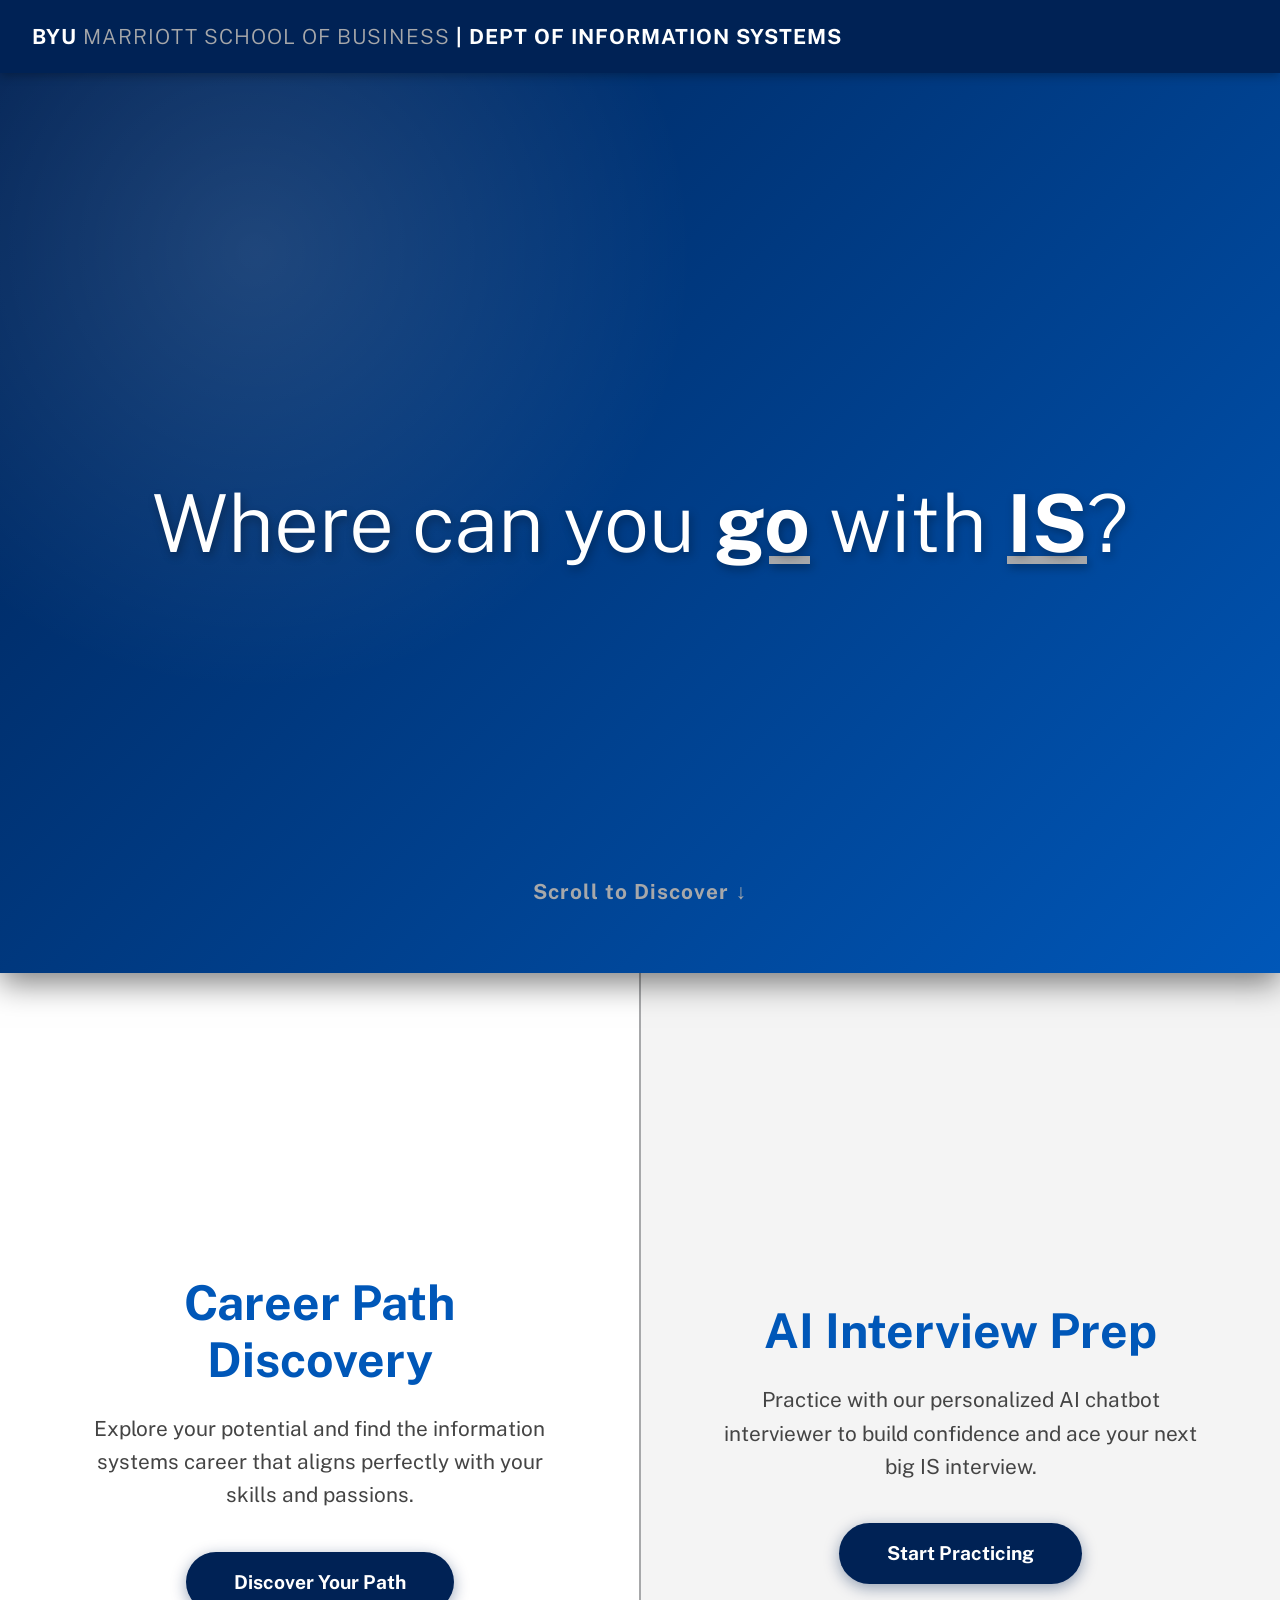
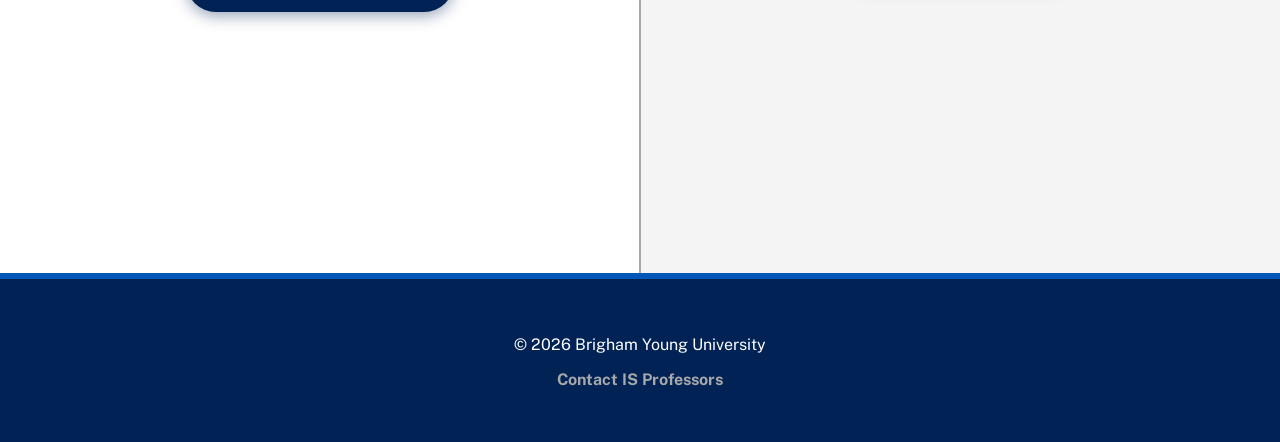
<file: frontend/index.html>
<!DOCTYPE html>
<html>
  <head>
    <meta http-equiv="refresh" content="0; url=pages/home/index.html">
  </head>
  <body>
    <p>Redirecting to <a href="pages/home/index.html">home</a>...</p>
  </body>
</html>
</file>
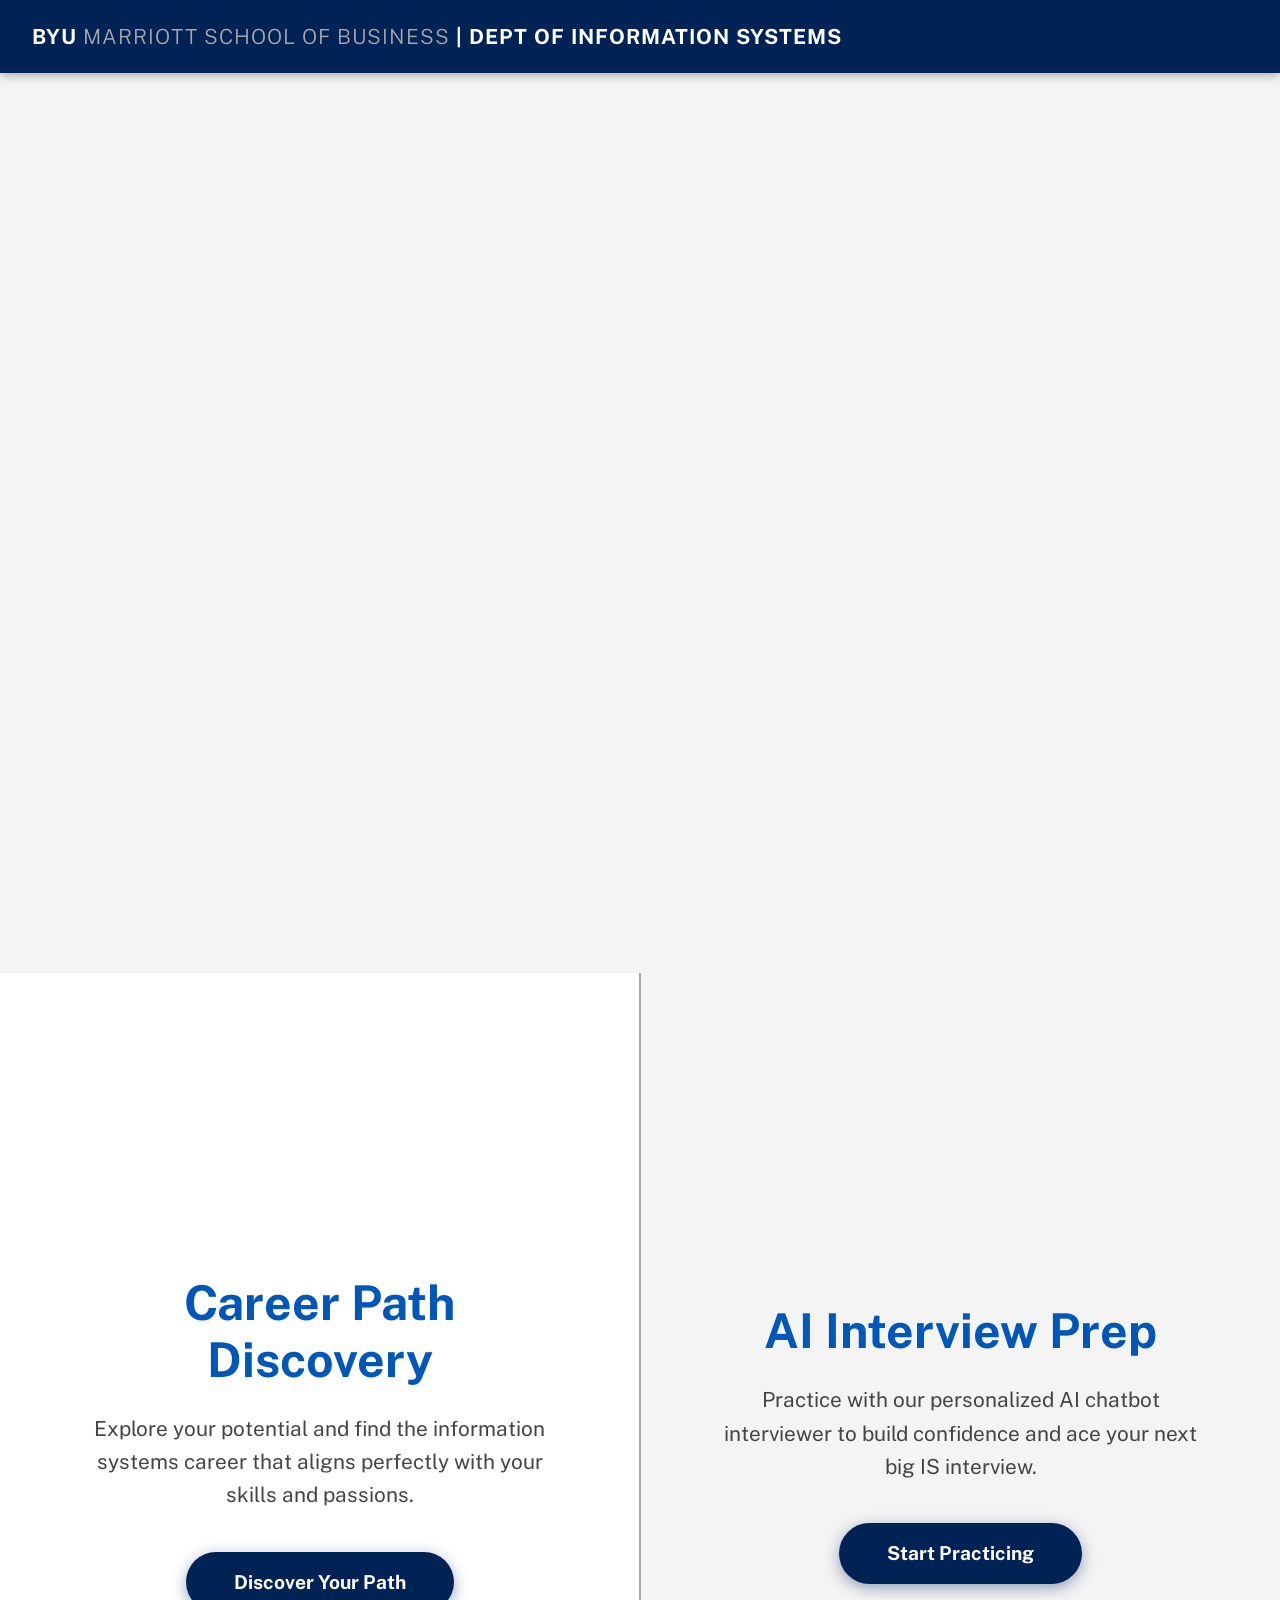
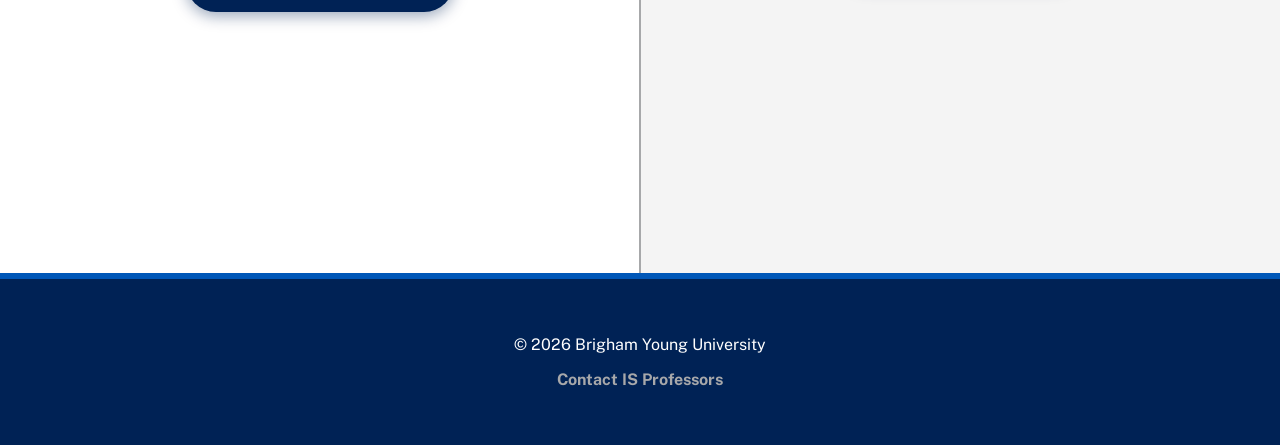
<file: frontend/pages/home/index.html>
<!DOCTYPE html>
<html lang="en">
<head>
  <meta charset="UTF-8">
  <meta name="viewport" content="width=device-width, initial-scale=1.0">
  <title>BYU Information Systems</title>
  <link rel="stylesheet" href="../../shared/styles/base.css">
  <link href="https://fonts.googleapis.com/css2?family=Public+Sans:wght@300;400;700&display=swap" rel="stylesheet">
  <link rel="stylesheet" href="index.css">
</head>
<body>
  <!-- Shared site header and brand link. -->
  <header>
    <a href="index.html" class="header-logo">
      BYU <span>Marriott School of Business</span> | Dept of Information Systems
    </a>
    <div class="header-actions">
    </div>
  </header>
  <main>
    <!-- Full-screen introduction; index.js adds the subtle scroll fade. -->
    <section class="hero">
      <div class="hero-content">
        <h1>Where can you <span>go</span> with <span>IS</span>?</h1>
        <p class="scroll-prompt">Scroll to Discover ↓</p>
      </div>
    </section>
    <!-- Primary navigation into the application's two learning modules. -->
    <section class="split-screen" id="split-screen">
      <div class="split left">
        <div class="content-box">
          <h2>Career Path Discovery</h2>
          <p>Explore your potential and find the information systems career that aligns perfectly with your skills and passions.</p>
          <a href="../discovery/discovery.html" class="btn">Discover Your Path</a>
        </div>
      </div>
      <div class="split right">
        <div class="content-box">
          <h2>AI Interview Prep</h2>
          <p>Practice with our personalized AI chatbot interviewer to build confidence and ace your next big IS interview.</p>
          <a href="../interview/interview.html" class="btn">Start Practicing</a>
        </div>
      </div>
    </section>
  </main>
  <!-- Shared institutional footer used across all three standalone pages. -->
  <footer>
    <p>&copy; 2026 Brigham Young University</p>
    <p><a href="https://marriott.byu.edu/directory/departmental/#dept-5" target="_blank">Contact IS Professors</a></p>
  </footer>
  <!-- Shared behavior loads first; page-specific behavior loads second. -->
  <script src="../../shared/scripts/utils.js"></script>
  <script src="index.js"></script>
</body>
</html>
</file>
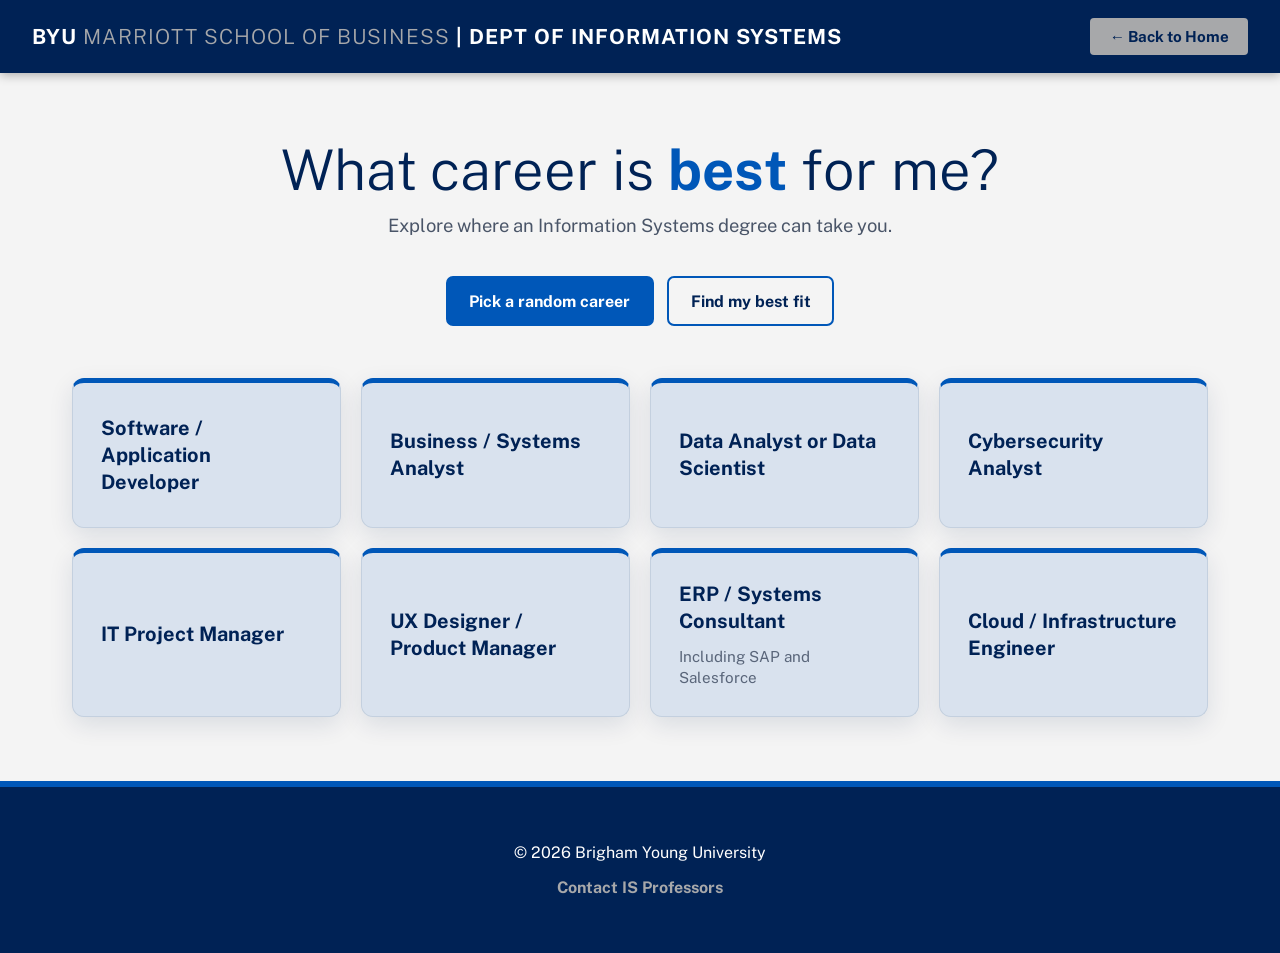
<file: frontend/pages/discovery/discovery.html>
<!DOCTYPE html>
<html lang="en">
<head>
  <meta charset="UTF-8">
  <meta name="viewport" content="width=device-width, initial-scale=1.0">
  <title>BYU Information Systems</title>
  <link rel="stylesheet" href="../../shared/styles/base.css">
  <link href="https://fonts.googleapis.com/css2?family=Public+Sans:wght@300;400;700&display=swap" rel="stylesheet">
  <link rel="stylesheet" href="discovery.css">
</head>
<body>
  <!-- Site header includes both the brand link and an explicit route home. -->
  <header>
    <a href="../home/index.html" class="header-logo">
      BYU <span>Marriott School of Business</span> | Dept of Information Systems
    </a>
    <div class="header-actions">
      <a href="../home/index.html" class="back-btn">← Back to Home</a>
    </div>
  </header>
  <main>
    <div class="page-container">
      <!-- Introduces the purpose of the Career Discovery module. -->
      <div class="header-banner">
        <h1>What career is <span>best</span> for me?</h1>
        <p>Explore where an Information Systems degree can take you.</p>
      </div>
      <!-- Optional exploration tools: random discovery and scored assessment. -->
      <div class="discovery-tools">
        <button type="button" class="primary-btn" id="random-career-btn">Pick a random career</button>
        <button type="button" class="secondary-btn" id="toggle-assessment-btn" aria-expanded="false" aria-controls="career-assessment">Find my best fit</button>
      </div>
      <p class="tool-result" id="random-result" role="status" aria-live="polite"></p>
      <!-- Each button maps to a matching profile key in discovery.js. -->
      <section class="career-grid" aria-label="Information Systems career paths">
        <button type="button" class="career-card" data-career="developer">
          <h2>Software / Application Developer</h2>
        </button>
        <button type="button" class="career-card" data-career="analyst">
          <h2>Business / Systems Analyst</h2>
        </button>
        <button type="button" class="career-card" data-career="data">
          <h2>Data Analyst or Data Scientist</h2>
        </button>
        <button type="button" class="career-card" data-career="cybersecurity">
          <h2>Cybersecurity Analyst</h2>
        </button>
        <button type="button" class="career-card" data-career="project-manager">
          <h2>IT Project Manager</h2>
        </button>
        <button type="button" class="career-card" data-career="product">
          <h2>UX Designer / Product Manager</h2>
        </button>
        <button type="button" class="career-card" data-career="consultant">
          <h2>ERP / Systems Consultant</h2>
          <p>Including SAP and Salesforce</p>
        </button>
        <button type="button" class="career-card" data-career="cloud">
          <h2>Cloud / Infrastructure Engineer</h2>
        </button>
      </section>
      <!-- Populated dynamically when a career card is selected. -->
      <section class="career-details" id="career-details" aria-live="polite" tabindex="-1" hidden>
        <button type="button" class="details-close" id="details-close" aria-label="Close career details">×</button>
        <div id="career-details-content"></div>
      </section>
      <!-- Five-question assessment; radio values map answers to career keys. -->
      <section class="assessment-panel" id="career-assessment" hidden>
        <div class="assessment-heading">
          <p class="eyebrow">Career pathway assessment</p>
          <h2>What kind of work sounds most like you?</h2>
          <p>Choose one answer per question. This is a starting point, not a legally binding career prophecy.</p>
        </div>
        <form id="career-assessment-form">
          <fieldset>
            <legend>1. Which challenge sounds most satisfying?</legend>
            <label><input type="radio" name="q1" value="developer" required> Building a useful app from scratch</label>
            <label><input type="radio" name="q1" value="analyst,consultant"> Improving how a business process works</label>
            <label><input type="radio" name="q1" value="data"> Finding a story hidden in data</label>
            <label><input type="radio" name="q1" value="cybersecurity"> Finding and fixing a security weakness</label>
          </fieldset>
          <fieldset>
            <legend>2. What role would you naturally take on in a team?</legend>
            <label><input type="radio" name="q2" value="project-manager" required> Organizing the plan and keeping everyone moving</label>
            <label><input type="radio" name="q2" value="product"> Representing users and shaping the experience</label>
            <label><input type="radio" name="q2" value="cloud"> Making sure the technical environment works reliably</label>
            <label><input type="radio" name="q2" value="consultant,analyst"> Connecting business needs with the right system</label>
          </fieldset>
          <fieldset>
            <legend>3. Which final product would make you proudest?</legend>
            <label><input type="radio" name="q3" value="developer" required> Clean, working software</label>
            <label><input type="radio" name="q3" value="data"> A clear dashboard or predictive model</label>
            <label><input type="radio" name="q3" value="project-manager,product"> A successful launch that solves the right problem</label>
            <label><input type="radio" name="q3" value="cybersecurity,cloud"> A secure, dependable technology platform</label>
          </fieldset>
          <fieldset>
            <legend>4. Which strength describes you best?</legend>
            <label><input type="radio" name="q4" value="analyst,consultant" required> Asking questions and clarifying requirements</label>
            <label><input type="radio" name="q4" value="product"> Empathy, creativity, and communication</label>
            <label><input type="radio" name="q4" value="data,cybersecurity"> Detail-oriented investigation</label>
            <label><input type="radio" name="q4" value="project-manager"> Coordination and leadership</label>
          </fieldset>
          <fieldset>
            <legend>5. Where would you most enjoy spending your time?</legend>
            <label><input type="radio" name="q5" value="developer,product" required> Collaborating with a product team</label>
            <label><input type="radio" name="q5" value="analyst,project-manager,consultant"> Working with clients and business leaders</label>
            <label><input type="radio" name="q5" value="data,cybersecurity"> Researching patterns, risks, and evidence</label>
            <label><input type="radio" name="q5" value="cloud,developer"> Building and maintaining technical systems</label>
          </fieldset>
          <div class="assessment-actions">
            <button type="submit" class="primary-btn">Show my result</button>
            <button type="reset" class="secondary-btn">Reset survey</button>
          </div>
        </form>
        <div class="assessment-result" id="assessment-result" role="status" aria-live="polite" tabindex="-1" hidden></div>
      </section>
    </div>
  </main>
  <!-- Shared institutional footer. -->
  <footer>
    <p>&copy; 2026 Brigham Young University</p>
    <p><a href="https://marriott.byu.edu/directory/departmental/#dept-5" target="_blank">Contact IS Professors</a></p>
  </footer>
  <!-- Shared utilities load before page-specific discovery behavior. -->
  <script src="../../shared/scripts/utils.js"></script>
  <script src="discovery.js"></script>
</body>
</html>
</file>
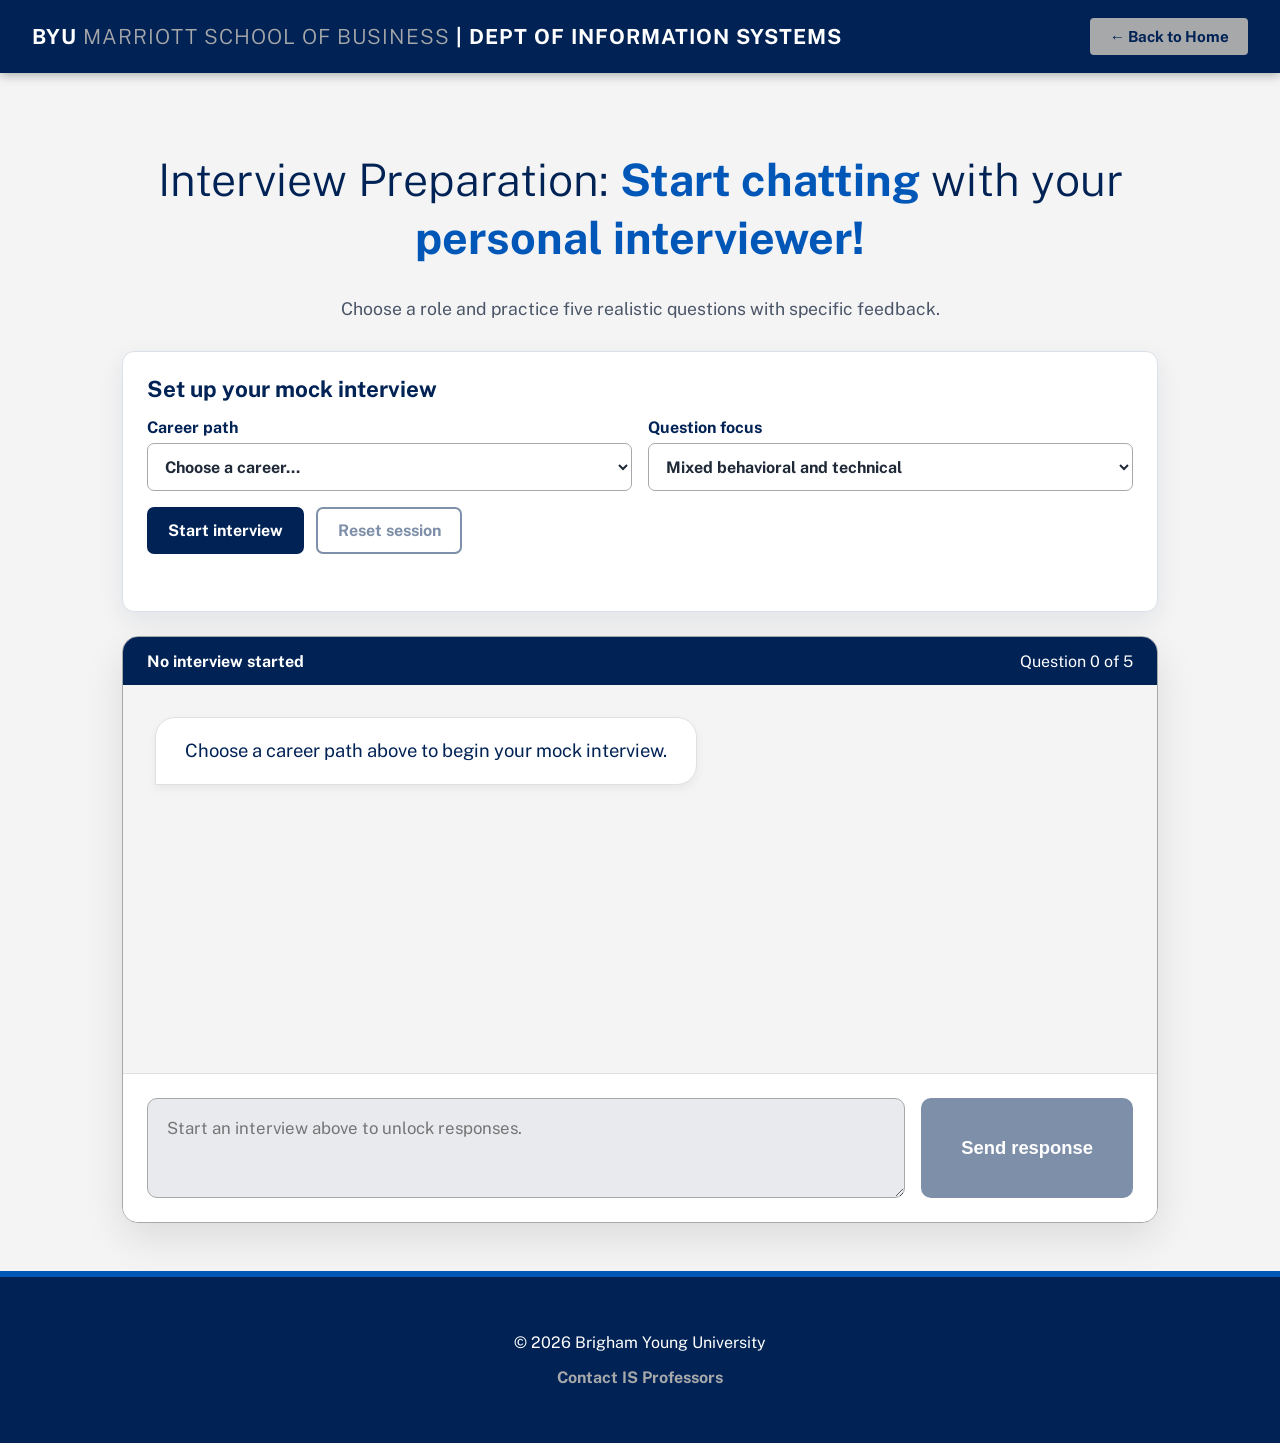
<file: frontend/pages/interview/interview.html>
<!DOCTYPE html>
<html lang="en">
<head>
  <meta charset="UTF-8">
  <meta name="viewport" content="width=device-width, initial-scale=1.0">
  <title>BYU Information Systems</title>
  <link rel="stylesheet" href="../../shared/styles/base.css">
  <link href="https://fonts.googleapis.com/css2?family=Public+Sans:wght@300;400;700&display=swap" rel="stylesheet">
  <link rel="stylesheet" href="interview.css">
</head>
<body>
  <!-- Shared brand header and explicit return navigation. -->
  <header>
    <a href="../home/index.html" class="header-logo">
      BYU <span>Marriott School of Business</span> | Dept of Information Systems
    </a>
    <div class="header-actions">
      <a href="../home/index.html" class="back-btn">← Back to Home</a>
    </div>
  </header>
  <main>
    <div class="page-container">
      <!-- Explains the five-question interview practice experience. -->
      <div class="header-banner">
        <h1>Interview Preparation: <span>Start chatting</span> with your <span>personal interviewer!</span></h1>
        <p>Choose a role and practice five realistic questions with specific feedback.</p>
      </div>
      <!-- Session configuration is locked while an interview is active. -->
      <section class="session-setup" aria-labelledby="setup-title">
        <h2 id="setup-title">Set up your mock interview</h2>
        <div class="setup-fields">
          <label for="career-select">Career path
            <select id="career-select">
              <option value="">Choose a career…</option>
              <option>Software Developer</option>
              <option>Business Analyst</option>
              <option>Data Analyst</option>
              <option>Cybersecurity Analyst</option>
              <option>IT Project Manager</option>
              <option>UX Designer / Product Manager</option>
              <option>ERP / Systems Consultant</option>
              <option>Cloud / Infrastructure Engineer</option>
            </select>
          </label>
          <label for="question-mode">Question focus
            <select id="question-mode">
              <option value="mixed">Mixed behavioral and technical</option>
              <option value="behavioral">Behavioral</option>
              <option value="technical">Technical</option>
            </select>
          </label>
        </div>
        <div class="setup-actions">
          <button type="button" id="start-btn">Start interview</button>
          <button type="button" id="reset-btn" class="secondary-action" disabled>Reset session</button>
        </div>
        <p class="setup-status" id="setup-status" role="status" aria-live="polite"></p>
      </section>
      <!-- Live region containing progress, conversation history, and response input. -->
      <div class="chat-module">
        <div class="chat-toolbar">
          <strong id="session-label">No interview started</strong>
          <span id="question-progress">Question 0 of 5</span>
        </div>
        <div class="chat-window">
          <div class="chat-messages" id="chat-messages">
            <div class="message system">Choose a career path above to begin your mock interview.</div>
          </div>
          <div class="chat-input-container">
            <label class="sr-only" for="chat-input">Your interview response</label>
            <textarea id="chat-input" rows="3" maxlength="3000" placeholder="Start an interview above to unlock responses." disabled></textarea>
            <button id="send-btn" disabled>Send response</button>
          </div>
        </div>
      </div>
    </div>
  </main>
  <!-- Shared institutional footer. -->
  <footer>
    <p>&copy; 2026 Brigham Young University</p>
    <p><a href="https://marriott.byu.edu/directory/departmental/#dept-5" target="_blank">Contact IS Professors</a></p>
  </footer>
  <!-- Shared utilities load before interview session behavior. -->
  <script src="../../shared/scripts/utils.js"></script>
  <script src="interview.js"></script>
</body>
</html>
</file>
<file: frontend/shared/styles/base.css>
/* Shared BYU-inspired color tokens used by every page. */
:root { --byu-navy: #002255; --byu-royal: #0057B8; --byu-silver: #A7A8AA; --byu-white: #FFFFFF; --byu-light-gray: #F4F4F4; }
/* The flex column keeps the footer at the bottom on short pages. */
body { font-family: 'Public Sans', sans-serif; margin: 0; padding: 0; background-color: var(--byu-light-gray); display: flex; flex-direction: column; min-height: 100vh; }
/* Sticky navigation remains available while long modules are scrolled. */
header { background: var(--byu-navy); color: var(--byu-white); padding: 1.5rem 2rem; position: sticky; top: 0; z-index: 1000; display: flex; justify-content: space-between; align-items: center; box-shadow: 0 2px 10px rgba(0,0,0,0.3); }
.header-logo { font-size: 1.3rem; font-weight: bold; text-transform: uppercase; letter-spacing: 1px; color: var(--byu-white); text-decoration: none; }
.header-logo span { color: var(--byu-silver); font-weight: 300; }
main { flex-grow: 1; }
/* Shared footer and contact-link treatment. */
footer { background: var(--byu-navy); color: var(--byu-white); text-align: center; padding: 2.5rem; margin-top: auto; border-top: 6px solid var(--byu-royal); }
footer a { color: var(--byu-silver); text-decoration: none; font-weight: bold; }
footer a:hover { color: var(--byu-white); text-decoration: underline; }
/* Reusable return-navigation button shown on feature pages. */
.back-btn { background: var(--byu-silver); color: var(--byu-navy); padding: 0.6rem 1.2rem; text-decoration: none; border-radius: 4px; font-weight: bold; font-size: 0.95rem; transition: background 0.3s; }
.back-btn:hover { background: var(--byu-white); }
</file>
<file: frontend/pages/home/index.css>
/* Full-viewport hero uses CSS gradients so it has no external image dependency. */
.hero { height: 100vh; background: radial-gradient(circle at 20% 20%, rgba(255,255,255,0.12), transparent 35%), linear-gradient(135deg, var(--byu-navy) 0%, var(--byu-royal) 100%); display: flex; align-items: center; justify-content: center; text-align: center; color: var(--byu-white); position: relative; z-index: 2; box-shadow: 0 10px 30px rgba(0,0,0,0.5); }
.hero h1 { font-size: 5rem; font-weight: 300; margin: 0; text-shadow: 2px 4px 10px rgba(0,0,0,0.3); }
.hero h1 span { font-weight: 700; color: var(--byu-white); text-decoration: underline; text-decoration-color: var(--byu-silver); }
.scroll-prompt { position: absolute; bottom: 3rem; left: 50%; transform: translateX(-50%); font-size: 1.3rem; font-weight: bold; letter-spacing: 1px; color: var(--byu-silver); animation: bounce 2s infinite; }
/* Gentle motion draws attention to the content below the fold. */
@keyframes bounce { 0%, 20%, 50%, 80%, 100% { transform: translateY(0) translateX(-50%); } 40% { transform: translateY(-20px) translateX(-50%); } 60% { transform: translateY(-10px) translateX(-50%); } }
/* Equal-width module choices form the primary home-page navigation. */
.split-screen { display: flex; height: 100vh; width: 100%; position: relative; z-index: 1; overflow: hidden; }
.split { flex: 1; display: flex; align-items: center; justify-content: center; padding: 4rem; text-align: center; }
.split.left { background-color: var(--byu-white); color: var(--byu-navy); border-right: 2px solid var(--byu-silver); }
.split.right { background-color: var(--byu-light-gray); color: var(--byu-navy); }
.content-box { max-width: 500px; }
.content-box h2 { font-size: 3rem; margin-bottom: 1.5rem; color: var(--byu-royal); }
.content-box p { font-size: 1.3rem; margin-bottom: 2.5rem; line-height: 1.6; color: #444; }
/* Pill-shaped links visually identify the main calls to action. */
.btn { display: inline-block; padding: 1.2rem 3rem; background: var(--byu-navy); color: var(--byu-white); text-decoration: none; font-size: 1.2rem; font-weight: bold; border-radius: 50px; transition: all 0.3s ease; box-shadow: 0 4px 15px rgba(0,34,85,0.4); }
.btn:hover { background: var(--byu-royal); transform: translateY(-3px); box-shadow: 0 6px 20px rgba(0,87,184,0.6); }
</file>
<file: frontend/pages/discovery/discovery.css>
/* Page-level spacing and introductory typography. */
.page-container { padding: 4rem 2rem; max-width: 1200px; margin: 0 auto; text-align: center; width: 100%; box-sizing: border-box; }
.header-banner { margin-bottom: 2.5rem; }
.header-banner h1 { font-size: 3.5rem; color: var(--byu-navy); font-weight: 300; margin: 0 0 0.75rem; }
.header-banner h1 span { font-weight: 700; color: var(--byu-royal); }
.header-banner p { margin: 0; color: #4a5568; font-size: 1.15rem; }

/* Shared action styling for the randomizer, assessment, and reset controls. */
.discovery-tools { display: flex; justify-content: center; flex-wrap: wrap; gap: 0.85rem; margin-bottom: 0.75rem; }
.primary-btn, .secondary-btn { padding: 0.85rem 1.35rem; border: 2px solid var(--byu-royal); border-radius: 7px; font: inherit; font-weight: 700; cursor: pointer; transition: background 0.2s ease, color 0.2s ease, transform 0.2s ease; }
.primary-btn { background: var(--byu-royal); color: var(--byu-white); }
.secondary-btn { background: transparent; color: var(--byu-navy); }
.primary-btn:hover, .secondary-btn:hover { background: var(--byu-navy); border-color: var(--byu-navy); color: var(--byu-white); transform: translateY(-2px); }
.primary-btn:focus-visible, .secondary-btn:focus-visible, .career-card:focus-visible, .assessment-panel input:focus-visible + span { outline: 3px solid #ffbf3f; outline-offset: 3px; }
.tool-result { min-height: 1.5rem; margin: 0 0 1rem; color: var(--byu-navy); font-weight: 700; }

/* Four-column career grid collapses at the tablet and phone breakpoints below. */
.career-grid { display: grid; grid-template-columns: repeat(4, minmax(0, 1fr)); gap: 1.25rem; text-align: left; }
.career-card { position: relative; display: flex; flex-direction: column; justify-content: center; min-height: 150px; padding: 1.75rem; overflow: hidden; background: #d9e2ee; border: 1px solid #c4d0df; border-top: 5px solid var(--byu-royal); border-radius: 12px; box-shadow: 0 8px 24px rgba(0,34,85,0.11); font: inherit; text-align: left; cursor: pointer; transition: transform 0.2s ease, box-shadow 0.2s ease, background 0.2s ease; }
.career-card:hover { transform: translateY(-5px); box-shadow: 0 14px 30px rgba(0,34,85,0.15); }
.career-card.is-selected { background: var(--byu-navy); border-color: var(--byu-navy); transform: translateY(-5px); box-shadow: 0 0 0 4px rgba(0,87,184,0.24), 0 14px 30px rgba(0,34,85,0.2); }
.career-card h2 { position: relative; margin: 0; color: var(--byu-navy); font-size: 1.25rem; line-height: 1.35; }
.career-card p { position: relative; margin: 0.65rem 0 0; color: #596579; font-size: 0.95rem; line-height: 1.4; }
.career-card.is-selected h2, .career-card.is-selected p { color: var(--byu-white); }

/* Dynamic career profile revealed beneath the selected card. */
.career-details { position: relative; margin-top: 1.5rem; padding: 2.5rem; background: var(--byu-navy); color: var(--byu-white); border-radius: 16px; box-shadow: 0 14px 36px rgba(0,34,85,0.24); text-align: left; }
.career-details h2 { margin: 0 3rem 0.5rem 0; font-size: 2rem; }
.career-details .details-intro { margin: 0 3rem 2rem 0; color: #d9e2ee; line-height: 1.6; }
.details-grid { display: grid; grid-template-columns: repeat(2, minmax(0, 1fr)); gap: 1rem; }
.detail-block { padding: 1.25rem; background: rgba(255,255,255,0.09); border: 1px solid rgba(255,255,255,0.16); border-radius: 10px; }
.detail-block h3 { margin: 0 0 0.65rem; color: #8fc5ff; font-size: 1.05rem; }
.detail-block p { margin: 0; line-height: 1.6; }
.detail-block.salary { grid-column: 1 / -1; }
.detail-block a { color: var(--byu-white); font-weight: 700; }
.details-close { position: absolute; top: 1rem; right: 1rem; width: 2.5rem; height: 2.5rem; padding: 0; background: transparent; color: var(--byu-white); border: 1px solid rgba(255,255,255,0.5); border-radius: 50%; font-size: 1.7rem; line-height: 1; cursor: pointer; }
.details-close:hover { background: var(--byu-white); color: var(--byu-navy); }

/* Hidden-by-default assessment and its grouped radio-button questions. */
.assessment-panel { margin-top: 3rem; padding: 2.5rem; background: var(--byu-white); border-radius: 16px; box-shadow: 0 12px 35px rgba(0,34,85,0.12); text-align: left; }
.assessment-heading { text-align: center; margin-bottom: 2rem; }
.assessment-heading .eyebrow { margin: 0 0 0.4rem; color: var(--byu-royal); font-size: 0.85rem; font-weight: 700; letter-spacing: 0.1em; text-transform: uppercase; }
.assessment-heading h2 { margin: 0 0 0.65rem; color: var(--byu-navy); font-size: 2rem; }
.assessment-heading > p:last-child { margin: 0; color: #596579; }
.assessment-panel form { display: grid; gap: 1.25rem; }
.assessment-panel fieldset { display: grid; gap: 0.65rem; margin: 0; padding: 1.25rem; border: 1px solid #cbd5e1; border-radius: 10px; }
.assessment-panel legend { padding: 0 0.35rem; color: var(--byu-navy); font-weight: 700; }
.assessment-panel label { padding: 0.7rem 0.85rem; background: #eef2f7; border-radius: 7px; cursor: pointer; line-height: 1.4; }
.assessment-panel label:hover { background: #dce6f2; }
.assessment-panel input { margin-right: 0.6rem; accent-color: var(--byu-royal); }
.assessment-actions { display: flex; justify-content: center; flex-wrap: wrap; gap: 0.85rem; margin-top: 0.5rem; }
.assessment-result { margin-top: 1.5rem; padding: 1.5rem; background: #e4edf7; border-left: 5px solid var(--byu-royal); border-radius: 8px; text-align: center; }
.assessment-result h3 { margin: 0 0 0.5rem; color: var(--byu-navy); font-size: 1.5rem; }
.assessment-result p { margin: 0; color: #334155; line-height: 1.5; }

/* Tablet layout: two career cards per row. */
@media (max-width: 900px) {
  .career-grid { grid-template-columns: repeat(2, minmax(0, 1fr)); }
}

/* Phone layout: one card per row and full-width assessment actions. */
@media (max-width: 560px) {
  .page-container { padding: 2.5rem 1rem; }
  .header-banner h1 { font-size: 2.4rem; }
  .career-grid { grid-template-columns: 1fr; }
  .career-card { min-height: 120px; }
  .career-details { padding: 2rem 1rem 1rem; }
  .details-grid { grid-template-columns: 1fr; }
  .detail-block.salary { grid-column: auto; }
  .assessment-panel { padding: 1.5rem 1rem; }
  .assessment-actions button { width: 100%; }
}
</file>
<file: frontend/pages/interview/interview.css>
/* Interview page container and introductory heading. */
.page-container { padding: 3rem 2rem; max-width: 1100px; margin: 0 auto; width: 100%; box-sizing: border-box; }
.header-banner { text-align: center; margin-bottom: 2rem; }
.header-banner h1 { font-size: 2.8rem; color: var(--byu-navy); font-weight: 300; line-height: 1.3; }
.header-banner h1 span { color: var(--byu-royal); font-weight: 700; }
.header-banner p { color: #4a5568; font-size: 1.1rem; }
/* Session setup collects the role and interview-question focus. */
.session-setup { margin-bottom: 1.5rem; padding: 1.5rem; background: var(--byu-white); border: 1px solid #d9e0e8; border-radius: 12px; box-shadow: 0 8px 24px rgba(0,34,85,0.08); }
.session-setup h2 { margin: 0 0 1rem; color: var(--byu-navy); font-size: 1.4rem; }
.setup-fields { display: grid; grid-template-columns: repeat(2, minmax(0, 1fr)); gap: 1rem; }
.setup-fields label { color: var(--byu-navy); font-weight: 700; }
.setup-fields select { display: block; width: 100%; margin-top: 0.4rem; padding: 0.8rem; background: var(--byu-white); border: 1px solid var(--byu-silver); border-radius: 7px; color: #1f2937; font: inherit; }
.setup-actions { display: flex; gap: 0.75rem; margin-top: 1rem; }
.setup-actions button { padding: 0.75rem 1.2rem; border: 2px solid var(--byu-navy); border-radius: 7px; font: inherit; font-weight: 700; cursor: pointer; }
#start-btn { background: var(--byu-navy); color: var(--byu-white); }
.secondary-action { background: transparent; color: var(--byu-navy); }
.setup-actions button:disabled { opacity: 0.5; cursor: not-allowed; }
.setup-status { min-height: 1.25rem; margin: 0.8rem 0 0; color: #a12622; font-weight: 700; }
/* Fixed-height chat shell keeps the composer visible while messages scroll. */
.chat-module { background: var(--byu-white); border-radius: 16px; box-shadow: 0 15px 40px rgba(0,0,0,0.1); border: 1px solid var(--byu-silver); overflow: hidden; height: 65vh; display: flex; flex-direction: column; }
.chat-toolbar { display: flex; justify-content: space-between; gap: 1rem; padding: 0.9rem 1.5rem; background: var(--byu-navy); color: var(--byu-white); }
.chat-window { display: flex; flex-direction: column; height: 100%; }
.chat-messages { flex-grow: 1; padding: 2rem; overflow-y: auto; display: flex; flex-direction: column; gap: 1.5rem; background: var(--byu-light-gray); }
/* System and user messages use opposite alignment for quick scanning. */
.message { padding: 1.2rem 1.8rem; border-radius: 20px; max-width: 75%; font-size: 1.15rem; line-height: 1.5; box-shadow: 0 4px 10px rgba(0,0,0,0.05); }
.message.system { background: var(--byu-white); color: var(--byu-navy); align-self: flex-start; border-bottom-left-radius: 0; border: 1px solid #e0e0e0; }
.message.user { background: var(--byu-royal); color: var(--byu-white); align-self: flex-end; border-bottom-right-radius: 0; }
.message.error { border-color: #b3261e; color: #8a1c16; }
.message.feedback-note { border-left: 5px solid var(--byu-royal); }
/* Composer supports multiline answers; Enter submits and Shift+Enter adds a line. */
.chat-input-container { display: flex; padding: 1.5rem; background: var(--byu-white); border-top: 1px solid #e0e0e0; }
#chat-input { flex-grow: 1; resize: vertical; min-height: 3.5rem; padding: 1.2rem; border: 1px solid var(--byu-silver); border-radius: 10px; font: inherit; font-size: 1.05rem; outline: none; transition: border-color 0.3s; }
#chat-input:focus { border-color: var(--byu-royal); box-shadow: 0 0 0 3px rgba(0,87,184,0.1); }
#chat-input:disabled { background: #e8eaed; cursor: not-allowed; }
#send-btn { margin-left: 1rem; padding: 0 2.5rem; background: var(--byu-navy); color: var(--byu-white); border: none; border-radius: 10px; font-size: 1.15rem; font-weight: bold; cursor: pointer; transition: background 0.3s, transform 0.2s; }
#send-btn:hover { background: var(--byu-royal); transform: translateY(-2px); }
#send-btn:disabled { opacity: 0.5; cursor: not-allowed; transform: none; }
.sr-only { position: absolute; width: 1px; height: 1px; padding: 0; margin: -1px; overflow: hidden; clip: rect(0,0,0,0); white-space: nowrap; border: 0; }

/* Stack controls and composer vertically on narrow screens. */
@media (max-width: 650px) {
  .page-container { padding: 2rem 1rem; }
  .header-banner h1 { font-size: 2rem; }
  .setup-fields { grid-template-columns: 1fr; }
  .chat-module { height: 72vh; }
  .chat-toolbar { flex-direction: column; gap: 0.25rem; }
  .chat-messages { padding: 1rem; }
  .message { max-width: 88%; padding: 1rem; }
  .chat-input-container { flex-direction: column; gap: 0.75rem; padding: 1rem; }
  #send-btn { margin-left: 0; padding: 0.9rem; }
}
</file>
